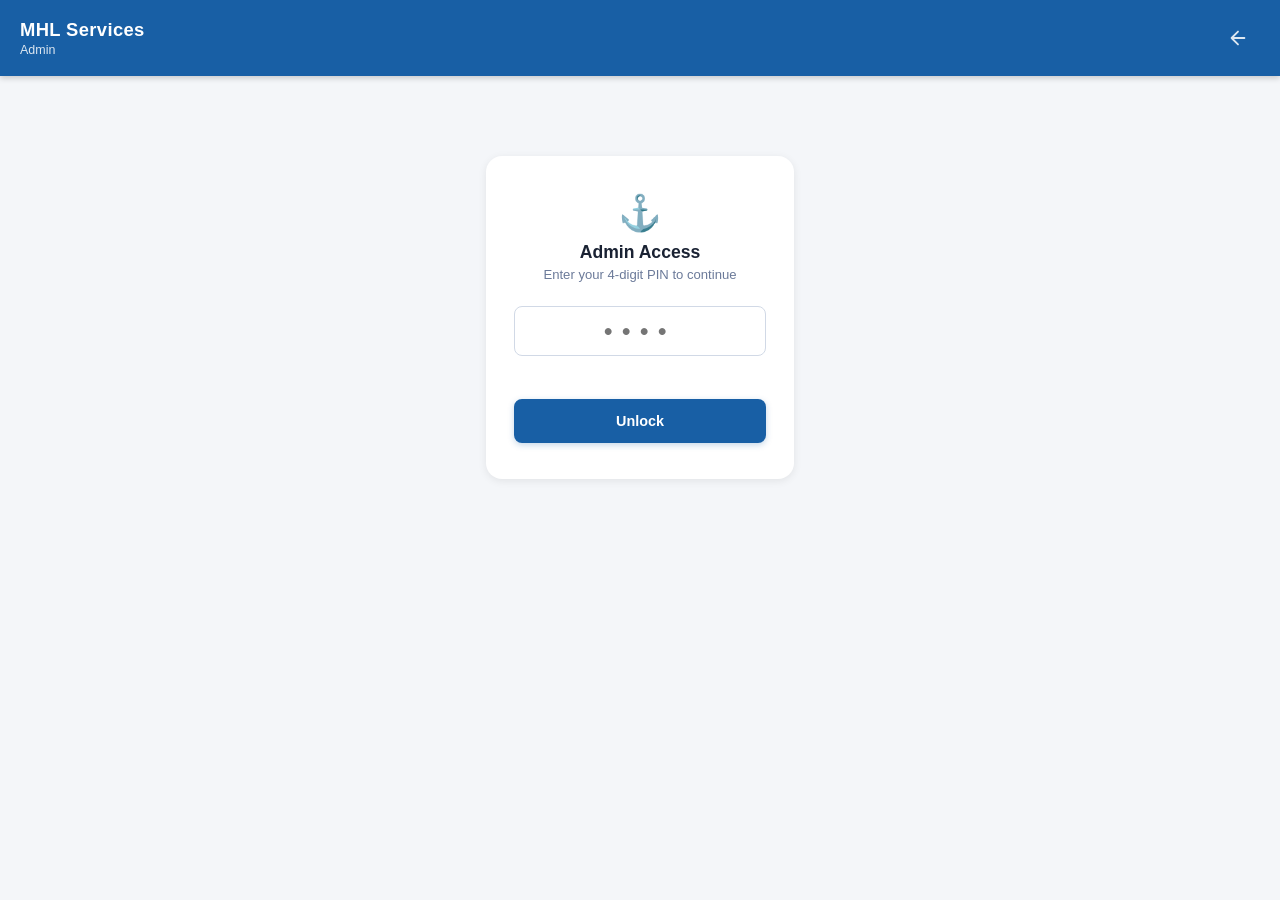
<file: admin.html>
<!DOCTYPE html>
<html lang="en">
<head>
  <meta charset="UTF-8">
  <meta name="viewport" content="width=device-width, initial-scale=1.0, viewport-fit=cover">
  <title>MHL Services — Admin</title>
  <link rel="stylesheet" href="style.css">
  <link rel="manifest" href="manifest-admin.json">
  <meta name="theme-color" content="#185FA5">
  <meta name="apple-mobile-web-app-capable" content="yes">
</head>
<body>

<header class="app-header">
  <div class="header-left">
    <h1>MHL Services</h1>
    <span class="subtitle">Admin</span>
  </div>
  <a href="report.html" class="settings-btn" title="Back to report">
    <svg viewBox="0 0 24 24" fill="none" stroke="currentColor" stroke-width="2" stroke-linecap="round" stroke-linejoin="round">
      <path d="M19 12H5M12 5l-7 7 7 7"/>
    </svg>
  </a>
</header>

<main class="main-content">

  <!-- ── PIN Screen ─────────────────────────────────────── -->
  <div id="pinScreen" class="pin-screen">
    <div class="pin-card">
      <div class="logo">⚓</div>
      <h2>Admin Access</h2>
      <p>Enter your 4-digit PIN to continue</p>

      <div class="pin-input-wrap">
        <input type="password" id="pinInput" inputmode="numeric" pattern="[0-9]*"
               maxlength="4" placeholder="••••" autocomplete="off">
      </div>
      <div id="pinError" class="pin-error"></div>
      <button class="btn btn-primary btn-block" onclick="checkPin()">Unlock</button>
      <div id="lockoutMsg" class="lockout-msg hidden"></div>
    </div>
  </div>

  <!-- ── Admin Content ──────────────────────────────────── -->
  <div id="adminContent" class="admin-content">

    <div class="meta-row">
      <span id="lastUpdated" class="last-updated">Last updated: never</span>
      <button class="btn btn-outline" onclick="logout()" style="min-height:38px; padding:6px 16px; font-size:0.85rem;">Logout</button>
    </div>

    <!-- Vessels -->
    <div class="section-card">
      <div class="section-title">Vessels</div>
      <div class="section-body">
        <div id="vesselList"></div>
        <div class="add-item-row">
          <input type="text" id="newVessel" placeholder="Add vessel name…" maxlength="80">
          <button class="btn btn-primary" onclick="addVessel()" style="white-space:nowrap;">Add</button>
        </div>
      </div>
    </div>

    <!-- Ports -->
    <div class="section-card">
      <div class="section-title">Ports</div>
      <div class="section-body">
        <div id="portList"></div>
        <div class="add-item-row">
          <input type="text" id="newPort" placeholder="Add port (e.g. ABC - City Name)…" maxlength="80">
          <button class="btn btn-primary" onclick="addPort()" style="white-space:nowrap;">Add</button>
        </div>
      </div>
    </div>

    <!-- Save -->
    <button class="btn btn-primary btn-submit" onclick="saveConfig()">
      Save Changes to GitHub
    </button>

  </div>

</main>

<!-- Toast -->
<div id="toast" class="toast"></div>

<script>
// ── GitHub config (fill in before deploying) ───────────────
const GITHUB_USERNAME = 'GITHUB_USERNAME';
const GITHUB_REPO     = 'GITHUB_REPO';
const GITHUB_BRANCH   = 'main';
const CONFIG_PATH     = 'config.json';

// ── PIN config ─────────────────────────────────────────────
const CORRECT_PIN     = '1973';
const MAX_ATTEMPTS    = 3;
const LOCKOUT_MS      = 10 * 60 * 1000; // 10 minutes

// ── State ──────────────────────────────────────────────────
let config    = { vessels: [], ports: [], lastUpdated: null };
let githubSHA = null; // current file SHA for GitHub API update

// ── PIN logic ──────────────────────────────────────────────
function getAttemptState() {
  const raw = localStorage.getItem('mhl_pin_state');
  if (!raw) return { attempts: 0, lockedUntil: 0 };
  return JSON.parse(raw);
}

function saveAttemptState(state) {
  localStorage.setItem('mhl_pin_state', JSON.stringify(state));
}

function checkLockout() {
  const state = getAttemptState();
  if (state.lockedUntil && Date.now() < state.lockedUntil) {
    const remaining = Math.ceil((state.lockedUntil - Date.now()) / 60000);
    showLockout(`Locked — try again in ${remaining} minute${remaining !== 1 ? 's' : ''}`);
    return true;
  }
  return false;
}

function showLockout(msg) {
  document.getElementById('lockoutMsg').textContent = msg;
  document.getElementById('lockoutMsg').classList.remove('hidden');
  document.getElementById('pinInput').disabled = true;
  document.querySelector('#pinScreen .btn-primary').disabled = true;
}

function checkPin() {
  if (checkLockout()) return;

  const input = document.getElementById('pinInput').value.trim();
  const state = getAttemptState();

  if (input === CORRECT_PIN) {
    saveAttemptState({ attempts: 0, lockedUntil: 0 });
    document.getElementById('pinScreen').style.display = 'none';
    document.getElementById('adminContent').classList.add('visible');
    loadConfig();
  } else {
    state.attempts = (state.attempts || 0) + 1;
    const remaining = MAX_ATTEMPTS - state.attempts;

    if (state.attempts >= MAX_ATTEMPTS) {
      state.lockedUntil = Date.now() + LOCKOUT_MS;
      saveAttemptState(state);
      showLockout('Too many attempts — locked for 10 minutes');
      document.getElementById('pinError').textContent = '';
    } else {
      saveAttemptState(state);
      document.getElementById('pinError').textContent =
        `Incorrect PIN. ${remaining} attempt${remaining !== 1 ? 's' : ''} remaining.`;
    }

    document.getElementById('pinInput').value = '';
    document.getElementById('pinInput').classList.add('field-error');
    setTimeout(() => document.getElementById('pinInput').classList.remove('field-error'), 800);
  }
}

// Allow Enter key on PIN input
document.getElementById('pinInput').addEventListener('keydown', e => {
  if (e.key === 'Enter') checkPin();
});

// Check lockout on page load
window.addEventListener('DOMContentLoaded', () => {
  checkLockout();
});

function logout() {
  document.getElementById('adminContent').classList.remove('visible');
  document.getElementById('pinScreen').style.display = '';
  document.getElementById('pinInput').value = '';
  document.getElementById('pinError').textContent = '';
}

// ── Load config ────────────────────────────────────────────
async function loadConfig() {
  try {
    // Fetch with SHA via GitHub API
    const apiUrl = `https://api.github.com/repos/${GITHUB_USERNAME}/${GITHUB_REPO}/contents/${CONFIG_PATH}`;
    if (GITHUB_USERNAME !== 'GITHUB_USERNAME') {
      const res = await fetch(apiUrl);
      const data = await res.json();
      githubSHA = data.sha;
      const decoded = JSON.parse(atob(data.content.replace(/\n/g, '')));
      config = decoded;
    } else {
      // Dev mode: load local file
      const res = await fetch('config.json?t=' + Date.now());
      config = await res.json();
    }
  } catch (e) {
    showToast('Could not load config — using cached version');
    try {
      const res = await fetch('config.json?t=' + Date.now());
      config = await res.json();
    } catch {}
  }
  renderLists();
  renderLastUpdated();
}

// ── Render ─────────────────────────────────────────────────
function renderLists() {
  renderList('vesselList', config.vessels, 'vessel');
  renderList('portList',   config.ports,   'port');
}

function renderList(containerId, items, type) {
  const container = document.getElementById(containerId);
  if (!items || items.length === 0) {
    container.innerHTML = '<p style="color:var(--muted);font-size:0.85rem;padding:8px 0;">No items yet.</p>';
    return;
  }
  container.innerHTML = items.map((item, i) => `
    <div class="list-item">
      <span class="item-name">${escHtml(item)}</span>
      <button class="btn btn-danger" onclick="removeItem('${type}', ${i})" style="min-height:34px;min-width:34px;">✕</button>
    </div>
  `).join('');
}

function renderLastUpdated() {
  const el = document.getElementById('lastUpdated');
  if (config.lastUpdated) {
    const d = new Date(config.lastUpdated);
    el.textContent = `Last updated: ${d.toLocaleString()}`;
  } else {
    el.textContent = 'Last updated: never';
  }
}

function escHtml(str) {
  return str.replace(/&/g,'&amp;').replace(/</g,'&lt;').replace(/>/g,'&gt;').replace(/"/g,'&quot;');
}

// ── Edit items ─────────────────────────────────────────────
function removeItem(type, index) {
  if (type === 'vessel') config.vessels.splice(index, 1);
  else                   config.ports.splice(index, 1);
  renderLists();
}

function addVessel() {
  const input = document.getElementById('newVessel');
  const val = input.value.trim();
  if (!val) { showToast('Enter a vessel name first'); return; }
  if (config.vessels.includes(val)) { showToast('Already in list'); return; }
  config.vessels.push(val);
  input.value = '';
  renderLists();
}

function addPort() {
  const input = document.getElementById('newPort');
  const val = input.value.trim();
  if (!val) { showToast('Enter a port name first'); return; }
  if (config.ports.includes(val)) { showToast('Already in list'); return; }
  config.ports.push(val);
  input.value = '';
  renderLists();
}

// Allow Enter on add inputs
document.getElementById('newVessel').addEventListener('keydown', e => { if (e.key === 'Enter') addVessel(); });
document.getElementById('newPort').addEventListener('keydown',   e => { if (e.key === 'Enter') addPort(); });

// ── Save to GitHub ─────────────────────────────────────────
async function saveConfig() {
  config.lastUpdated = new Date().toISOString();

  if (GITHUB_USERNAME === 'GITHUB_USERNAME') {
    // Dev mode
    console.log('Config to save (dev mode):', JSON.stringify(config, null, 2));
    showToast('Dev mode: config logged to console (GitHub not configured)');
    renderLastUpdated();
    return;
  }

  const token = prompt('Enter your GitHub Personal Access Token (repo scope):');
  if (!token) { showToast('Cancelled'); return; }

  const content = btoa(unescape(encodeURIComponent(JSON.stringify(config, null, 2) + '\n')));
  const apiUrl  = `https://api.github.com/repos/${GITHUB_USERNAME}/${GITHUB_REPO}/contents/${CONFIG_PATH}`;

  const body = {
    message: 'Update config.json via admin panel',
    content,
    branch: GITHUB_BRANCH,
  };
  if (githubSHA) body.sha = githubSHA;

  try {
    const res = await fetch(apiUrl, {
      method: 'PUT',
      headers: {
        Authorization: `token ${token}`,
        'Content-Type': 'application/json',
      },
      body: JSON.stringify(body),
    });

    if (!res.ok) {
      const err = await res.json();
      throw new Error(err.message || 'GitHub API error');
    }

    const data = await res.json();
    githubSHA = data.content.sha;
    showToast('Config saved to GitHub successfully');
    renderLastUpdated();
  } catch (err) {
    showToast('Save failed: ' + err.message);
    console.error(err);
  }
}

// ── Toast ──────────────────────────────────────────────────
function showToast(msg) {
  const t = document.getElementById('toast');
  t.textContent = msg;
  t.classList.add('show');
  setTimeout(() => t.classList.remove('show'), 3500);
}
</script>
</body>
</html>
</file>
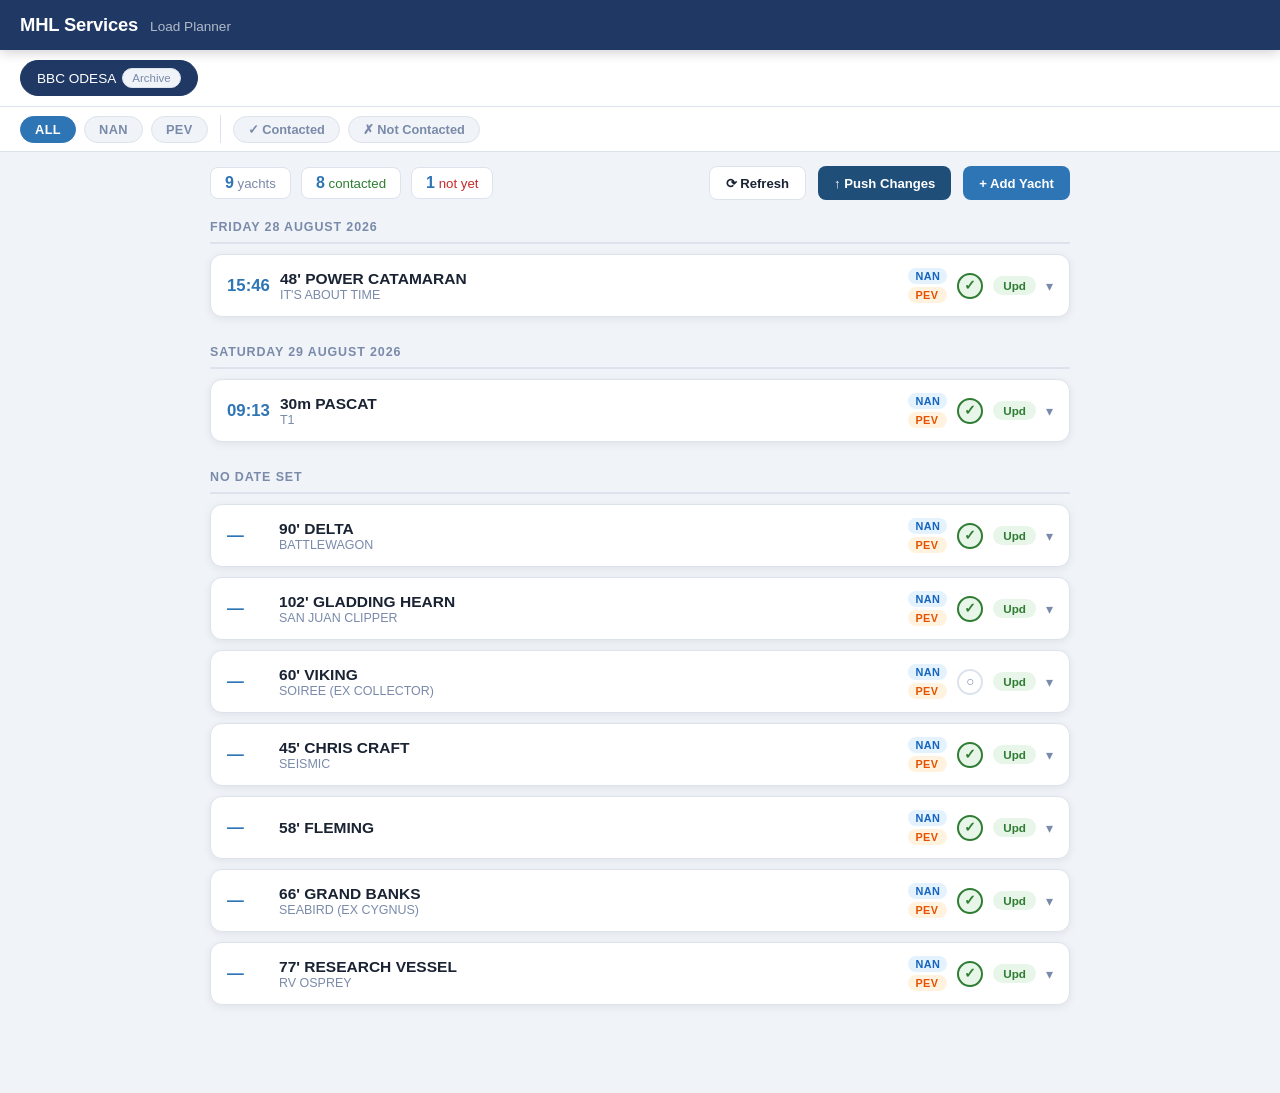
<file: loadplanner.html>
<!DOCTYPE html>
<html lang="en">
<head>
  <meta charset="UTF-8">
  <meta name="viewport" content="width=device-width, initial-scale=1.0">
  <meta http-equiv="Cache-Control" content="no-cache, no-store, must-revalidate">
  <meta http-equiv="Pragma" content="no-cache">
  <meta http-equiv="Expires" content="0">
  <link rel="manifest" href="./manifest.json">
  <link rel="apple-touch-icon" href="./icon-180.png">
  <meta name="apple-mobile-web-app-capable" content="yes">
  <meta name="apple-mobile-web-app-status-bar-style" content="black-translucent">
  <meta name="apple-mobile-web-app-title" content="MHL Planner">
  <meta name="theme-color" content="#1F3864">
  <title>MHL Services — Load Planner</title>
  <style>
    /* ── CSS Variables / Base ── */
    :root {
      --bg:      #f0f4f8;
      --card:    #ffffff;
      --border:  #dde3ec;
      --text:    #1a2333;
      --muted:   #7a8aaa;
      --accent:  #2E75B6;
      --dark:    #1F3864;
      --radius:  12px;
      --shadow:  0 2px 8px rgba(0,0,0,0.07);
      --danger:  #c62828;
    }

    *, *::before, *::after { box-sizing: border-box; }

    body {
      margin: 0;
      font-family: -apple-system, BlinkMacSystemFont, 'Segoe UI', Roboto, sans-serif;
      background: var(--bg);
      color: var(--text);
      min-height: 100vh;
    }

    /* ── Header ── */
    .app-header {
      background: var(--dark);
      color: #fff;
      padding: 14px 20px;
      display: flex;
      align-items: center;
      justify-content: space-between;
      position: sticky;
      top: 0;
      z-index: 100;
      box-shadow: 0 2px 12px rgba(0,0,0,0.2);
    }

    .header-left { display: flex; align-items: baseline; gap: 12px; }
    .app-header h1 { margin: 0; font-size: 1.15rem; font-weight: 700; letter-spacing: -0.01em; }
    .app-header .subtitle {
      font-size: 0.85rem;
      opacity: 0.65;
      font-weight: 400;
    }

    /* ── Vessel selector bar ── */
    .vessel-bar {
      background: var(--card);
      border-bottom: 1px solid var(--border);
      padding: 10px 20px;
      display: flex;
      align-items: center;
      gap: 8px;
      overflow-x: auto;
      -webkit-overflow-scrolling: touch;
      scrollbar-width: none;
    }
    .vessel-bar::-webkit-scrollbar { display: none; }

    .vessel-pill {
      display: inline-flex;
      align-items: center;
      gap: 6px;
      padding: 7px 16px;
      border-radius: 20px;
      border: 1.5px solid var(--border);
      background: var(--bg);
      color: var(--muted);
      font-size: 0.85rem;
      font-weight: 500;
      cursor: pointer;
      white-space: nowrap;
      transition: all 0.15s;
      user-select: none;
    }
    .vessel-pill:hover { border-color: var(--accent); color: var(--accent); }
    .vessel-pill.active {
      background: var(--dark);
      border-color: var(--dark);
      color: #fff;
    }
    .vessel-pill.archived-pill {
      opacity: 0.6;
      font-style: italic;
    }

    .btn-archive-vessel {
      font-size: 0.72rem;
      padding: 3px 9px;
      border-radius: 10px;
      border: 1px solid var(--border);
      background: var(--bg);
      color: var(--muted);
      cursor: pointer;
      white-space: nowrap;
      transition: all 0.15s;
    }
    .btn-archive-vessel:hover { background: #fce8e6; color: var(--danger); border-color: #f5c2be; }

    .vessel-bar-divider {
      width: 1px;
      height: 28px;
      background: var(--border);
      flex-shrink: 0;
      margin: 0 4px;
    }

    .show-archived-toggle {
      font-size: 0.78rem;
      padding: 5px 12px;
      border-radius: 12px;
      border: 1px dashed var(--border);
      background: transparent;
      color: var(--muted);
      cursor: pointer;
      white-space: nowrap;
      flex-shrink: 0;
      transition: all 0.15s;
    }
    .show-archived-toggle:hover { border-color: var(--accent); color: var(--accent); }
    .show-archived-toggle.active { border-color: var(--accent); color: var(--accent); background: rgba(46,117,182,0.07); }

    /* ── Port filter bar ── */
    .port-bar {
      background: var(--card);
      border-bottom: 1px solid var(--border);
      padding: 8px 20px;
      display: flex;
      align-items: center;
      gap: 8px;
      overflow-x: auto;
      -webkit-overflow-scrolling: touch;
      scrollbar-width: none;
    }
    .port-bar::-webkit-scrollbar { display: none; }
    .port-bar.hidden { display: none; }

    .port-pill {
      padding: 5px 14px;
      border-radius: 14px;
      border: 1.5px solid var(--border);
      background: var(--bg);
      color: var(--muted);
      font-size: 0.8rem;
      font-weight: 600;
      cursor: pointer;
      white-space: nowrap;
      letter-spacing: 0.03em;
      transition: all 0.15s;
      user-select: none;
    }
    .port-pill:hover { border-color: var(--accent); color: var(--accent); }
    .port-pill.active {
      background: var(--accent);
      border-color: var(--accent);
      color: #fff;
    }

    /* ── Toolbar ── */
    .lp-toolbar {
      display: flex;
      align-items: center;
      gap: 12px;
      padding: 14px 20px 8px;
      flex-wrap: wrap;
      max-width: 900px;
      margin: 0 auto;
    }

    .lp-summary {
      display: flex;
      gap: 10px;
      flex: 1;
      flex-wrap: wrap;
    }

    .summary-chip {
      background: var(--card);
      border: 1px solid var(--border);
      border-radius: 8px;
      padding: 6px 14px;
      font-size: 0.83rem;
      color: var(--muted);
    }
    .summary-chip strong { color: var(--accent); font-size: 1rem; }

    .btn {
      display: inline-flex;
      align-items: center;
      gap: 6px;
      padding: 9px 18px;
      border-radius: 8px;
      border: none;
      font-size: 0.88rem;
      font-family: inherit;
      font-weight: 600;
      cursor: pointer;
      transition: background 0.15s, opacity 0.15s;
      text-decoration: none;
      white-space: nowrap;
    }

    .btn-primary { background: var(--accent); color: #fff; }
    .btn-primary:hover { background: #1a5fa0; }

    .btn-outline {
      background: var(--card);
      color: var(--text);
      border: 1px solid var(--border);
    }
    .btn-outline:hover { border-color: var(--accent); color: var(--accent); }

    .btn-push { background: #1F4E79; color: #fff; }
    .btn-push:hover { background: #163a5a; }
    .btn-push:disabled { opacity: 0.6; cursor: not-allowed; }
    .btn-push.success { background: #2e7d32; }
    .btn-push.error   { background: #c62828; }

    .btn-sm { font-size: 0.82rem; padding: 7px 16px; min-height: 34px; }

    .btn-danger {
      background: #fce8e6;
      color: var(--danger);
      border: 1px solid #f5c2be;
    }
    .btn-danger:hover { background: var(--danger); color: #fff; }

    /* ── Main body ── */
    .lp-body {
      max-width: 900px;
      margin: 0 auto;
      padding: 12px 20px 60px;
    }

    /* ── Section headers (LOAD / DISCHARGE) ── */
    .port-section { margin-bottom: 28px; }

    .port-section-header {
      display: flex;
      align-items: center;
      gap: 10px;
      font-size: 0.75rem;
      font-weight: 700;
      text-transform: uppercase;
      letter-spacing: 0.08em;
      padding: 8px 14px;
      border-radius: 8px;
      margin-bottom: 10px;
    }
    .port-section-header.load-header {
      background: #e3f2fd;
      color: #1565c0;
      border-left: 4px solid #1565c0;
    }
    .port-section-header.discharge-header {
      background: #fff3e0;
      color: #e65100;
      border-left: 4px solid #e65100;
    }

    /* ── Role bar (LOADING / DISCHARGING) ── */
    .card-role-bar {
      font-size: 0.62rem;
      font-weight: 800;
      letter-spacing: 0.1em;
      text-transform: uppercase;
      padding: 3px 16px;
    }
    .card-role-loading    { background: #e3f2fd; color: #1565c0; border-bottom: 1px solid #bbdefb; }
    .card-role-discharging{ background: #fff3e0; color: #e65100; border-bottom: 1px solid #ffe0b2; }

    /* ── Day group ── */
    .day-group { margin-bottom: 28px; }

    .day-header {
      font-size: 0.78rem;
      font-weight: 700;
      color: var(--muted);
      text-transform: uppercase;
      letter-spacing: 0.07em;
      padding-bottom: 8px;
      margin-bottom: 10px;
      border-bottom: 2px solid var(--border);
    }

    /* ── Yacht card ── */
    .yacht-card {
      background: var(--card);
      border: 1px solid var(--border);
      border-radius: var(--radius);
      box-shadow: var(--shadow);
      margin-bottom: 10px;
      overflow: hidden;
      transition: box-shadow 0.15s;
    }
    .yacht-card:hover { box-shadow: 0 4px 18px rgba(0,0,0,0.11); }

    .yacht-card-header {
      display: flex;
      align-items: center;
      gap: 10px;
      padding: 13px 16px;
      cursor: pointer;
      user-select: none;
    }

    .yacht-name-wrap {
      flex: 1;
      display: flex;
      flex-direction: column;
      min-width: 0;
    }

    .yacht-make {
      font-weight: 700;
      font-size: 0.97rem;
      color: var(--text);
      white-space: nowrap;
      overflow: hidden;
      text-overflow: ellipsis;
    }

    .yacht-name {
      font-weight: 400;
      font-size: 0.78rem;
      color: var(--muted);
      white-space: nowrap;
      overflow: hidden;
      text-overflow: ellipsis;
    }

    .yacht-time {
      font-size: 1.05rem;
      font-weight: 700;
      color: var(--accent);
      min-width: 50px;
      flex-shrink: 0;
      cursor: pointer;
      border-radius: 6px;
      padding: 2px 4px;
      margin: -2px -4px;
      transition: background 0.15s;
    }
    .yacht-time:hover { background: rgba(46,117,182,0.1); }
    .yacht-time-tbd { color: var(--muted); font-weight: 400; font-size: 0.9rem; }

    .yacht-time-input {
      font-size: 1.05rem;
      font-weight: 700;
      color: var(--accent);
      border: 2px solid var(--accent);
      border-radius: 6px;
      padding: 1px 4px;
      width: 72px;
      flex-shrink: 0;
      background: var(--card);
      font-family: inherit;
    }

    .group-badge {
      display: inline-flex;
      align-items: center;
      justify-content: center;
      width: 22px;
      height: 22px;
      border-radius: 50%;
      background: var(--accent);
      color: #fff;
      font-size: 0.7rem;
      font-weight: 700;
      flex-shrink: 0;
    }

    /* Port badges in ALL view */
    .port-badge {
      font-size: 0.68rem;
      font-weight: 700;
      padding: 2px 7px;
      border-radius: 10px;
      letter-spacing: 0.04em;
      white-space: nowrap;
      display: block;
    }
    .port-badge-load  { background: #e3f2fd; color: #1565c0; }
    .port-badge-disch { background: #fff3e0; color: #e65100; }

    .port-badges-stack {
      display: flex;
      flex-direction: column;
      gap: 3px;
      flex-shrink: 0;
    }

    /* ── Contact toggle button ── */
    .contact-btn {
      display: inline-flex;
      align-items: center;
      justify-content: center;
      width: 26px;
      height: 26px;
      border-radius: 50%;
      border: 2px solid var(--border);
      background: transparent;
      color: var(--muted);
      font-size: 0.85rem;
      cursor: pointer;
      flex-shrink: 0;
      transition: all 0.15s;
      user-select: none;
      line-height: 1;
    }
    .contact-btn:hover { border-color: #2e7d32; color: #2e7d32; }
    .contact-btn.contacted {
      border-color: #2e7d32;
      background: #e8f5e9;
      color: #2e7d32;
      font-weight: 700;
    }

    /* Contact filter pills (appended to port bar) */
    .contact-pill {
      padding: 5px 14px;
      border-radius: 14px;
      border: 1.5px solid var(--border);
      background: var(--bg);
      color: var(--muted);
      font-size: 0.8rem;
      font-weight: 600;
      cursor: pointer;
      white-space: nowrap;
      transition: all 0.15s;
      user-select: none;
    }
    .contact-pill:hover { border-color: #2e7d32; color: #2e7d32; }
    .contact-pill.active-yes { background: #2e7d32; border-color: #2e7d32; color: #fff; }
    .contact-pill.active-no  { background: #c62828; border-color: #c62828; color: #fff; }

    /* Team sub-header within a day group */
    .team-group { margin-bottom: 12px; }
    .team-header {
      font-size: 0.7rem;
      font-weight: 700;
      color: var(--accent);
      text-transform: uppercase;
      letter-spacing: 0.07em;
      padding: 3px 10px;
      background: rgba(46,117,182,0.08);
      border-radius: 6px;
      margin-bottom: 6px;
      display: inline-block;
    }

    /* Status badges */
    .badge {
      font-size: 0.73rem;
      font-weight: 600;
      padding: 3px 10px;
      border-radius: 20px;
      text-transform: capitalize;
      white-space: nowrap;
      flex-shrink: 0;
      cursor: pointer;
      user-select: none;
    }
    .badge:hover { opacity: 0.82; }

    .badge-updated      { background: #e8f5e9; color: #2e7d32; }
    .badge-new-schedule { background: #fff3e0; color: #e65100; }
    .badge-loaded       { background: #1F4E79; color: #ffffff; }
    .badge-delayed      { background: #fff9c4; color: #f57f17; }
    .badge-cancelled    { background: #fce8e6; color: #d93025; }

    /* Inline status picker */
    .status-picker {
      position: fixed;
      background: var(--card);
      border: 1px solid var(--border);
      border-radius: 10px;
      box-shadow: 0 6px 24px rgba(0,0,0,0.18);
      z-index: 900;
      overflow: hidden;
      min-width: 150px;
    }
    .status-picker button {
      display: block;
      width: 100%;
      padding: 11px 16px;
      border: none;
      background: none;
      text-align: left;
      cursor: pointer;
      font-size: 0.88rem;
      font-family: inherit;
      color: var(--text);
      border-bottom: 1px solid var(--border);
    }
    .status-picker button:last-child { border-bottom: none; }
    .status-picker button:hover { background: var(--bg); }

    .chevron {
      color: var(--muted);
      font-size: 0.85rem;
      transition: transform 0.2s;
      flex-shrink: 0;
    }
    .yacht-card.open .chevron { transform: rotate(180deg); }

    /* Expanded detail section */
    .yacht-details {
      display: none;
      padding: 4px 16px 16px;
      border-top: 1px solid var(--border);
    }
    .yacht-card.open .yacht-details { display: block; }

    .captain-highlight {
      display: flex;
      flex-direction: column;
      gap: 4px;
      padding: 10px 14px;
      border-radius: 8px;
      margin-top: 12px;
      margin-bottom: 4px;
    }
    .captain-highlight.load-captain { background: #e3f2fd; border-left: 3px solid #1565c0; }
    .captain-highlight.disch-captain { background: #fff3e0; border-left: 3px solid #e65100; }

    .captain-highlight .cap-label {
      font-size: 0.68rem;
      font-weight: 700;
      text-transform: uppercase;
      letter-spacing: 0.06em;
      color: var(--muted);
      margin-bottom: 2px;
    }
    .captain-highlight .cap-name { font-size: 0.95rem; font-weight: 700; color: var(--text); }
    .captain-highlight .cap-phone { font-size: 0.85rem; color: var(--accent); }

    .details-grid {
      display: grid;
      grid-template-columns: repeat(auto-fill, minmax(190px, 1fr));
      gap: 10px 20px;
      padding-top: 14px;
    }

    .detail-item label {
      font-size: 0.7rem;
      font-weight: 700;
      color: var(--muted);
      text-transform: uppercase;
      letter-spacing: 0.05em;
      display: block;
      margin-bottom: 2px;
    }
    .detail-item span { font-size: 0.88rem; color: var(--text); word-break: break-word; }

    .notes-row {
      margin-top: 12px;
      padding-top: 12px;
      border-top: 1px solid var(--border);
    }
    .notes-row label {
      font-size: 0.7rem;
      font-weight: 700;
      color: var(--muted);
      text-transform: uppercase;
      letter-spacing: 0.05em;
      display: block;
      margin-bottom: 4px;
    }
    .notes-row p { margin: 0; font-size: 0.88rem; color: var(--text); font-style: italic; }

    .card-actions {
      display: flex;
      gap: 8px;
      margin-top: 14px;
      padding-top: 12px;
      border-top: 1px solid var(--border);
    }

    /* Empty state */
    .empty-state {
      text-align: center;
      padding: 70px 20px;
      color: var(--muted);
    }
    .empty-state svg { opacity: 0.25; margin-bottom: 14px; display: block; margin-left: auto; margin-right: auto; }
    .empty-state p { margin: 0 0 20px; font-size: 1rem; }

    /* ── Token modal ── */
    .token-modal-overlay {
      display: none;
      position: fixed;
      inset: 0;
      background: rgba(10,20,40,0.55);
      z-index: 2000;
      align-items: center;
      justify-content: center;
      padding: 20px;
    }
    .token-modal-overlay.open { display: flex; }
    .token-modal {
      background: var(--card);
      border-radius: var(--radius);
      box-shadow: 0 12px 40px rgba(0,0,0,0.25);
      width: min(440px, 100%);
      padding: 24px;
    }
    .token-modal h3 { margin: 0 0 8px; font-size: 1rem; }
    .token-modal p  { margin: 0 0 14px; font-size: 0.85rem; color: var(--muted); line-height: 1.5; }
    .token-modal input {
      width: 100%;
      padding: 9px 12px;
      border: 1px solid var(--border);
      border-radius: 8px;
      font-size: 0.88rem;
      font-family: monospace;
      box-sizing: border-box;
      margin-bottom: 14px;
      background: var(--bg);
      color: var(--text);
    }
    .token-modal-actions { display: flex; gap: 8px; justify-content: flex-end; }

    /* ── Add/Edit Modal ── */
    .modal-overlay {
      display: none;
      position: fixed;
      inset: 0;
      background: rgba(10,20,40,0.45);
      z-index: 1000;
      align-items: center;
      justify-content: center;
      padding: 16px;
    }
    .modal-overlay.open { display: flex; }

    .modal {
      background: var(--card);
      border-radius: var(--radius);
      box-shadow: 0 12px 40px rgba(0,0,0,0.22);
      width: min(620px, 100%);
      max-height: 92vh;
      overflow-y: auto;
      padding: 26px;
    }

    .modal-header {
      display: flex;
      align-items: center;
      justify-content: space-between;
      margin-bottom: 20px;
    }
    .modal-header h3 { margin: 0; font-size: 1.1rem; color: var(--text); }

    .modal-close {
      background: none;
      border: none;
      cursor: pointer;
      color: var(--muted);
      font-size: 1.4rem;
      line-height: 1;
      padding: 4px 8px;
      border-radius: 6px;
    }
    .modal-close:hover { background: var(--bg); color: var(--text); }

    .section-label {
      font-size: 0.72rem;
      font-weight: 700;
      color: var(--accent);
      text-transform: uppercase;
      letter-spacing: 0.06em;
      margin: 16px 0 10px;
      padding-bottom: 5px;
      border-bottom: 1px solid var(--border);
    }

    .form-row {
      display: grid;
      grid-template-columns: 1fr 1fr;
      gap: 12px;
    }

    .form-group { display: flex; flex-direction: column; }
    .form-group.full { grid-column: 1 / -1; }

    .form-group label {
      font-size: 0.73rem;
      font-weight: 600;
      color: var(--muted);
      text-transform: uppercase;
      letter-spacing: 0.04em;
      margin-bottom: 5px;
    }

    .form-group input,
    .form-group select,
    .form-group textarea {
      padding: 9px 12px;
      border: 1px solid var(--border);
      border-radius: 8px;
      font-size: 0.91rem;
      font-family: inherit;
      color: var(--text);
      background: var(--bg);
      transition: border-color 0.15s, box-shadow 0.15s;
    }
    .form-group input:focus,
    .form-group select:focus,
    .form-group textarea:focus {
      outline: none;
      border-color: var(--accent);
      box-shadow: 0 0 0 3px rgba(46,117,182,0.12);
    }
    .form-group textarea { resize: vertical; min-height: 74px; }

    .modal-actions {
      display: flex;
      gap: 10px;
      justify-content: flex-end;
      margin-top: 22px;
      padding-top: 16px;
      border-top: 1px solid var(--border);
    }

    @media (max-width: 500px) {
      .form-row { grid-template-columns: 1fr; }
      .form-group.full { grid-column: 1; }
    }
  </style>
</head>
<body>

<header class="app-header">
  <div class="header-left">
    <h1>MHL Services</h1>
    <span class="subtitle">Load Planner</span>
  </div>
</header>

<!-- Vessel selector bar -->
<div class="vessel-bar" id="vesselBar"></div>

<!-- Port filter bar -->
<div class="port-bar hidden" id="portBar"></div>

<!-- Toolbar -->
<div class="lp-toolbar">
  <div class="lp-summary" id="summaryBar"></div>
  <button class="btn btn-outline btn-sm" id="refreshBtn" onclick="refreshData()" title="Reload latest data from server">&#x27F3; Refresh</button>
  <button class="btn btn-push btn-sm" id="pushBtn" onclick="pushToGitHub()">&#x2191; Push Changes</button>
  <button class="btn btn-primary btn-sm" onclick="openModal()">+ Add Yacht</button>
</div>

<!-- Token setup modal -->
<div class="token-modal-overlay" id="tokenOverlay">
  <div class="token-modal">
    <h3>GitHub Token</h3>
    <p>Enter your GitHub Personal Access Token to enable pushing changes from this device. It will be saved locally and never leave your browser.</p>
    <input type="password" id="tokenInput" placeholder="ghp_xxxxxxxxxxxxxxxxxxxx" autocomplete="off">
    <div class="token-modal-actions">
      <button class="btn btn-outline btn-sm" onclick="closeTokenModal()">Cancel</button>
      <button class="btn btn-primary btn-sm" onclick="saveToken()">Save &amp; Push</button>
    </div>
  </div>
</div>

<div class="lp-body">
  <div id="schedule"></div>
</div>

<!-- Add / Edit Modal -->
<div class="modal-overlay" id="modalOverlay" onclick="handleOverlayClick(event)">
  <div class="modal">
    <div class="modal-header">
      <h3 id="modalTitle">Add Yacht</h3>
      <button class="modal-close" onclick="closeModal()" title="Close">&times;</button>
    </div>

    <div class="section-label">Vessel</div>
    <div class="form-row">
      <div class="form-group full">
        <label>Vessel *</label>
        <select id="f-vessel"></select>
      </div>
    </div>

    <div class="section-label">Scheduling</div>
    <div class="form-row">
      <div class="form-group">
        <label>Make / Type *</label>
        <input type="text" id="f-make" placeholder="e.g. 72' PRINCESS">
      </div>
      <div class="form-group">
        <label>Yacht Name *</label>
        <input type="text" id="f-name" placeholder="e.g. VENTURE II">
      </div>
      <div class="form-group">
        <label>Load Port *</label>
        <input type="text" id="f-loadPort" placeholder="e.g. PEV">
      </div>
      <div class="form-group">
        <label>Discharge Port *</label>
        <input type="text" id="f-dischPort" placeholder="e.g. SAR">
      </div>
      <div class="form-group">
        <label>Date *</label>
        <input type="date" id="f-date">
      </div>
      <div class="form-group">
        <label>Time *</label>
        <input type="time" id="f-time">
      </div>
      <div class="form-group">
        <label>Team</label>
        <input type="text" id="f-group" placeholder="e.g. 1">
      </div>
      <div class="form-group">
        <label>Berth</label>
        <input type="text" id="f-berth" placeholder="e.g. Hold 2 Port">
      </div>
      <div class="form-group">
        <label>Status</label>
        <select id="f-status">
          <option value="updated">Updated</option>
          <option value="new-schedule">New Schedule</option>
          <option value="loaded">Loaded</option>
          <option value="delayed">Delayed</option>
          <option value="cancelled">Cancelled</option>
        </select>
      </div>
    </div>

    <div class="section-label">Load Captain</div>
    <div class="form-row">
      <div class="form-group">
        <label>Captain Name</label>
        <input type="text" id="f-captain" placeholder="Full name">
      </div>
      <div class="form-group">
        <label>Captain Phone</label>
        <input type="text" id="f-phone" placeholder="+1 555 000 0000">
      </div>
      <div class="form-group full">
        <label>Captain Email</label>
        <input type="email" id="f-email" placeholder="captain@example.com">
      </div>
    </div>

    <div class="section-label">Discharge Captain</div>
    <div class="form-row">
      <div class="form-group">
        <label>Discharge Captain Name</label>
        <input type="text" id="f-dischCaptain" placeholder="Full name">
      </div>
      <div class="form-group">
        <label>Discharge Captain Phone</label>
        <input type="text" id="f-dischPhone" placeholder="+1 555 000 0000">
      </div>
    </div>

    <div class="section-label">Discharge Schedule</div>
    <div class="form-row">
      <div class="form-group">
        <label>Discharge Date</label>
        <input type="date" id="f-dischDate">
      </div>
      <div class="form-group">
        <label>Discharge Time</label>
        <input type="time" id="f-dischTime">
      </div>
    </div>

    <div class="section-label">Agent</div>
    <div class="form-row">
      <div class="form-group">
        <label>Agent / Company</label>
        <input type="text" id="f-agent" placeholder="Agent name or company">
      </div>
      <div class="form-group">
        <label>Agent Phone</label>
        <input type="text" id="f-agentPhone" placeholder="+44 7700 000000">
      </div>
    </div>

    <div class="section-label">Notes</div>
    <div class="form-row">
      <div class="form-group full">
        <label>Notes</label>
        <textarea id="f-notes" placeholder="Special instructions, requirements, or notes..."></textarea>
      </div>
    </div>

    <div class="modal-actions">
      <button class="btn btn-outline btn-sm" onclick="closeModal()">Cancel</button>
      <button class="btn btn-primary btn-sm" onclick="saveYacht()">Save Yacht</button>
    </div>
  </div>
</div>

<script>
  // ── Constants ────────────────────────────────────────────────────────────────
  const STORAGE_KEY   = 'mhl-lp-yachts';
  const OVERRIDES_KEY = 'mhl-lp-overrides';
  const ARCHIVED_KEY  = 'mhl-lp-archived';
  const TOKEN_KEY     = 'mhl-lp-gh-token';

  const GH_OWNER  = 'oliverbid';
  const GH_REPO   = 'mhl-pwa';
  const GH_FILE   = 'yachts.json';
  const GH_BRANCH = 'main';

  // ── Global state ─────────────────────────────────────────────────────────────
  let data = { vessels: [] };  // full {vessels:[...]} object
  let activeVesselId = null;
  let activePort = 'ALL';
  let contactFilter = 'ALL'; // 'ALL' | 'contacted' | 'not-contacted'
  let showArchived = false;
  let editingId = null;
  let editingVesselId = null; // vessel the yacht being edited belongs to

  // ── Overrides (local edits that haven't been pushed) ─────────────────────────
  function getOverrides() {
    try { return JSON.parse(localStorage.getItem(OVERRIDES_KEY)) || {}; }
    catch(e) { return {}; }
  }

  function setOverride(id, fields) {
    const ov = getOverrides();
    ov[id] = { ...(ov[id] || {}), ...fields };
    localStorage.setItem(OVERRIDES_KEY, JSON.stringify(ov));
  }

  function clearOverrides() {
    localStorage.removeItem(OVERRIDES_KEY);
  }

  function getArchivedIds() {
    try { return JSON.parse(localStorage.getItem(ARCHIVED_KEY)) || []; }
    catch(e) { return []; }
  }

  function addArchivedId(vesselId) {
    const ids = getArchivedIds();
    if (!ids.includes(vesselId)) ids.push(vesselId);
    localStorage.setItem(ARCHIVED_KEY, JSON.stringify(ids));
  }

  // Apply per-yacht overrides to a vessel's yachts array
  function applyOverrides(yachts) {
    const ov = getOverrides();
    return yachts.map(y => ov[y.id] ? { ...y, ...ov[y.id] } : y);
  }

  // Apply archived-vessel overrides to vessel list
  function applyArchivedOverrides(vessels) {
    const archivedIds = getArchivedIds();
    return vessels.map(v => archivedIds.includes(v.id) ? { ...v, archived: true } : v);
  }

  // ── Data loading ─────────────────────────────────────────────────────────────
  async function loadData() {
    try {
      const resp = await fetch('./yachts.json?_=' + Date.now());
      if (resp.ok) {
        const fresh = await resp.json();
        // Handle both old flat array format and new {vessels:[...]} format
        let parsed;
        if (Array.isArray(fresh)) {
          // Legacy format: wrap in a default vessel
          parsed = {
            vessels: [{
              id: 'default',
              name: 'Vessel',
              archived: false,
              yachts: fresh
            }]
          };
        } else {
          parsed = fresh;
        }

        // Apply overrides
        parsed.vessels = applyArchivedOverrides(parsed.vessels).map(v => ({
          ...v,
          yachts: applyOverrides(v.yachts || [])
        }));

        data = parsed;
        localStorage.setItem(STORAGE_KEY, JSON.stringify(data));
        return;
      }
    } catch(e) {}
    // Offline fallback
    try {
      const stored = JSON.parse(localStorage.getItem(STORAGE_KEY));
      if (stored) {
        if (Array.isArray(stored)) {
          data = { vessels: [{ id: 'default', name: 'Vessel', archived: false, yachts: stored }] };
        } else {
          data = stored;
        }
      } else {
        data = { vessels: [] };
      }
    } catch(e) { data = { vessels: [] }; }
  }

  function saveData() {
    localStorage.setItem(STORAGE_KEY, JSON.stringify(data));
  }

  // ── Helpers ──────────────────────────────────────────────────────────────────
  const esc = s => (s || '').replace(/&/g,'&amp;').replace(/</g,'&lt;').replace(/>/g,'&gt;').replace(/"/g,'&quot;');

  function formatDate(d) {
    const dt = new Date(d + 'T00:00:00');
    return dt.toLocaleDateString('en-GB', {
      weekday: 'long', day: 'numeric', month: 'long', year: 'numeric'
    });
  }

  function badgeClass(status) {
    const map = {
      'updated':      'badge-updated',
      'new-schedule': 'badge-new-schedule',
      'loaded':       'badge-loaded',
      'delayed':      'badge-delayed',
      'cancelled':    'badge-cancelled',
      'scheduled':    'badge-updated',
      'complete':     'badge-loaded',
      'loading':      'badge-new-schedule',
      'pending':      'badge-delayed',
    };
    return map[(status || '').toLowerCase()] || 'badge-updated';
  }

  function badgeLabel(status) {
    const map = {
      'updated':      'Updated',
      'new-schedule': 'New Schedule',
      'loaded':       'Loaded',
      'delayed':      'Delayed',
      'cancelled':    'Cancelled',
      'scheduled':    'Updated',
      'complete':     'Loaded',
      'loading':      'New Schedule',
      'pending':      'Delayed',
    };
    return map[(status || '').toLowerCase()] || 'Updated';
  }

  function badgeShortLabel(status) {
    const map = {
      'updated':      'Upd',
      'new-schedule': 'New Sch',
      'loaded':       'Loaded',
      'delayed':      'Delay',
      'cancelled':    'Cancld',
      'scheduled':    'Upd',
      'complete':     'Loaded',
      'loading':      'New Sch',
      'pending':      'Delay',
    };
    return map[(status || '').toLowerCase()] || 'Upd';
  }

  function getActiveVessel() {
    if (!activeVesselId) return null;
    return data.vessels.find(v => v.id === activeVesselId) || null;
  }

  function getActiveYachts() {
    const v = getActiveVessel();
    let yachts = v ? (v.yachts || []) : [];
    if (contactFilter === 'contacted')     yachts = yachts.filter(y => !!y.contacted);
    if (contactFilter === 'not-contacted') yachts = yachts.filter(y => !y.contacted);
    return yachts;
  }

  function allYachtsFlat() {
    return data.vessels.flatMap(v => v.yachts || []);
  }

  // Find which vessel owns a given yacht id
  function findVesselForYacht(yachtId) {
    return data.vessels.find(v => (v.yachts || []).some(y => y.id === yachtId)) || null;
  }

  function findYachtById(yachtId) {
    for (const v of data.vessels) {
      const y = (v.yachts || []).find(y => y.id === yachtId);
      if (y) return y;
    }
    return null;
  }

  // ── Vessel bar ───────────────────────────────────────────────────────────────
  function renderVesselBar() {
    const bar = document.getElementById('vesselBar');
    const vessels = data.vessels || [];
    const visibleVessels = showArchived ? vessels : vessels.filter(v => !v.archived);
    const hasArchived = vessels.some(v => v.archived);

    let html = '';
    visibleVessels.forEach(v => {
      const isActive = v.id === activeVesselId;
      const isArchived = v.archived;
      html += `
        <button class="vessel-pill${isActive ? ' active' : ''}${isArchived ? ' archived-pill' : ''}"
                onclick="selectVessel('${esc(v.id)}')">
          ${esc(v.name)}
          ${isActive && !isArchived ? `<span class="btn-archive-vessel" onclick="archiveVessel(event,'${esc(v.id)}')">Archive</span>` : ''}
        </button>`;
    });

    if (hasArchived || showArchived) {
      if (visibleVessels.length) html += `<div class="vessel-bar-divider"></div>`;
      html += `<button class="show-archived-toggle${showArchived ? ' active' : ''}" onclick="toggleShowArchived()">
        ${showArchived ? 'Hide archived' : 'Show archived'}
      </button>`;
    }

    bar.innerHTML = html;
  }

  function selectVessel(id) {
    activeVesselId = id;
    activePort = 'ALL';
    contactFilter = 'ALL';
    renderVesselBar();
    renderPortBar();
    renderMain();
  }

  function toggleShowArchived() {
    showArchived = !showArchived;
    renderVesselBar();
  }

  function archiveVessel(event, vesselId) {
    event.stopPropagation();
    const v = data.vessels.find(v => v.id === vesselId);
    if (!v) return;
    if (!confirm(`Archive vessel "${v.name}"? It will be hidden from the main list but all data is kept.`)) return;
    v.archived = true;
    addArchivedId(vesselId);
    saveData();
    // If we just archived the active vessel, switch to first non-archived
    if (activeVesselId === vesselId) {
      const next = data.vessels.find(v => !v.archived);
      activeVesselId = next ? next.id : null;
      activePort = 'ALL';
    }
    renderVesselBar();
    renderPortBar();
    renderMain();
  }

  // ── Port bar ─────────────────────────────────────────────────────────────────
  function renderPortBar() {
    const bar = document.getElementById('portBar');
    if (!activeVesselId) {
      bar.classList.add('hidden');
      return;
    }
    const yachts = getActiveYachts();
    // Collect unique ports
    const portsSet = new Set();
    yachts.forEach(y => {
      if (y.loadPort) portsSet.add(y.loadPort.toUpperCase());
      if (y.dischPort) portsSet.add(y.dischPort.toUpperCase());
    });
    const ports = Array.from(portsSet).sort();

    let html = `<button class="port-pill${activePort === 'ALL' ? ' active' : ''}" onclick="selectPort('ALL')">ALL</button>`;
    ports.forEach(p => {
      html += `<button class="port-pill${activePort === p ? ' active' : ''}" onclick="selectPort('${esc(p)}')">${esc(p)}</button>`;
    });

    // Contact filter pills with divider
    html += `<div class="vessel-bar-divider"></div>`;
    html += `<button class="contact-pill${contactFilter === 'contacted'    ? ' active-yes' : ''}" onclick="selectContactFilter('contacted')">✓ Contacted</button>`;
    html += `<button class="contact-pill${contactFilter === 'not-contacted' ? ' active-no'  : ''}" onclick="selectContactFilter('not-contacted')">✗ Not Contacted</button>`;

    bar.innerHTML = html;
    bar.classList.remove('hidden');
  }

  function selectContactFilter(filter) {
    contactFilter = contactFilter === filter ? 'ALL' : filter; // tap again to clear
    renderPortBar();
    renderMain();
  }

  function selectPort(port) {
    activePort = port;
    renderPortBar();
    renderMain();
  }

  // ── Summary bar ──────────────────────────────────────────────────────────────
  function renderSummary() {
    // Use full unfiltered yacht list for summary totals
    const v = getActiveVessel();
    const allYachts = v ? (v.yachts || []) : [];
    const total     = allYachts.length;
    const contacted = allYachts.filter(y => !!y.contacted).length;
    const notYet    = total - contacted;

    document.getElementById('summaryBar').innerHTML = `
      <div class="summary-chip"><strong>${total}</strong> yacht${total !== 1 ? 's' : ''}</div>
      <div class="summary-chip" style="color:#2e7d32"><strong>${contacted}</strong> contacted</div>
      ${notYet > 0 ? `<div class="summary-chip" style="color:#c62828"><strong>${notYet}</strong> not yet</div>` : ''}
    `;
  }

  // ── Main content ─────────────────────────────────────────────────────────────
  function renderMain() {
    renderSummary();
    const container = document.getElementById('schedule');

    if (!activeVesselId) {
      container.innerHTML = `<div class="empty-state">
        <svg width="56" height="56" viewBox="0 0 24 24" fill="none" stroke="currentColor" stroke-width="1.2">
          <rect x="3" y="3" width="18" height="18" rx="2"/><path d="M9 12h6M12 9v6"/>
        </svg>
        <p>No vessel selected.</p>
      </div>`;
      return;
    }

    const vessel = getActiveVessel();
    const yachts = getActiveYachts();
    const isArchived = vessel && vessel.archived;

    if (!yachts.length) {
      container.innerHTML = `<div class="empty-state">
        <svg width="56" height="56" viewBox="0 0 24 24" fill="none" stroke="currentColor" stroke-width="1.2">
          <path d="M3 17l4-8 4 4 4-6 4 10"/><path d="M3 21h18"/>
        </svg>
        <p>No yachts scheduled for this vessel.</p>
        ${!isArchived ? `<button class="btn btn-primary" onclick="openModal()">+ Add First Yacht</button>` : ''}
      </div>`;
      return;
    }

    if (activePort === 'ALL') {
      renderAllPorts(yachts, container, isArchived);
    } else {
      renderSinglePort(yachts, container, activePort, isArchived);
    }
  }

  // Shared helper: date → team grouping, cards with times (load view)
  // viewMode: 'ALL' (no role bar) or 'LOAD' (blue LOADING bar on each card)
  function buildDateTeamGroupsHTML(yachts, isArchived, viewMode = 'ALL') {
    const sorted = [...yachts].sort((a, b) => {
      const da = (a.date || '') + 'T' + (a.time || '00:00');
      const db = (b.date || '') + 'T' + (b.time || '00:00');
      if (da !== db) return da.localeCompare(db);
      return (a.group || '').localeCompare(b.group || '');
    });
    const dateGroups = sorted.reduce((acc, y) => {
      const key = y.date || 'No date';
      if (!acc[key]) acc[key] = [];
      acc[key].push(y);
      return acc;
    }, {});
    return Object.entries(dateGroups).map(([date, dayYachts]) => {
      const teamMap = dayYachts.reduce((acc, y) => {
        const key = y.group || '';
        if (!acc[key]) acc[key] = [];
        acc[key].push(y);
        return acc;
      }, {});
      const teamKeys = Object.keys(teamMap).sort();
      const multipleTeams = teamKeys.length > 1;
      const teamsHtml = teamKeys.map(teamKey => {
        const teamHeader = multipleTeams
          ? `<div class="team-header">Team ${teamKey || 'TBC'}</div>`
          : '';
        return `<div class="team-group">
          ${teamHeader}
          ${teamMap[teamKey].map(y => yachtCard(y, viewMode, isArchived)).join('')}
        </div>`;
      }).join('');
      return `<div class="day-group">
        <div class="day-header">${date !== 'No date' ? formatDate(date) : 'No date set'}</div>
        ${teamsHtml}
      </div>`;
    }).join('');
  }

  // Discharge view: group by dischDate, then by team within each date
  function buildTeamGroupsHTML(yachts, isArchived) {
    const sorted = [...yachts].sort((a, b) => {
      const da = (a.dischDate || '') + 'T' + (a.dischTime || '00:00');
      const db = (b.dischDate || '') + 'T' + (b.dischTime || '00:00');
      if (da !== db) return da.localeCompare(db);
      return (a.group || '').localeCompare(b.group || '');
    });
    const dateGroups = sorted.reduce((acc, y) => {
      const key = y.dischDate || 'No date';
      if (!acc[key]) acc[key] = [];
      acc[key].push(y);
      return acc;
    }, {});
    return Object.entries(dateGroups).map(([dateKey, dayYachts]) => {
      const teamMap = dayYachts.reduce((acc, y) => {
        const key = y.group || '';
        if (!acc[key]) acc[key] = [];
        acc[key].push(y);
        return acc;
      }, {});
      const teamKeys = Object.keys(teamMap).sort();
      const multipleTeams = teamKeys.length > 1;
      const teamsHtml = teamKeys.map(teamKey => {
        const teamHeader = multipleTeams
          ? `<div class="team-header">Team ${teamKey || 'TBC'}</div>`
          : '';
        return `<div class="team-group">
          ${teamHeader}
          ${teamMap[teamKey].map(y => yachtCard(y, 'DISCH', isArchived)).join('')}
        </div>`;
      }).join('');
      return `<div class="day-group">
        <div class="day-header">${dateKey !== 'No date' ? formatDate(dateKey) : 'No discharge date set'}</div>
        ${teamsHtml}
      </div>`;
    }).join('');
  }

  function renderAllPorts(yachts, container, isArchived) {
    container.innerHTML = buildDateTeamGroupsHTML(yachts, isArchived, 'ALL');
  }

  function renderSinglePort(yachts, container, port, isArchived) {
    // Yachts loading at this port → load view (dates + times)
    // Yachts discharging here (but not loading) → discharge view (no dates/times)
    const loadYachts  = yachts.filter(y => (y.loadPort  || '').toUpperCase() === port);
    const dischYachts = yachts.filter(y =>
      (y.dischPort || '').toUpperCase() === port &&
      (y.loadPort  || '').toUpperCase() !== port
    );

    if (!loadYachts.length && !dischYachts.length) {
      container.innerHTML = `<div class="empty-state"><p>No yachts at port ${esc(port)}.</p></div>`;
      return;
    }

    const showHeaders = loadYachts.length > 0 && dischYachts.length > 0;
    let html = '';

    if (loadYachts.length) {
      if (showHeaders) {
        html += `<div class="port-section-header load-header" style="margin-bottom:12px">
          <span>LOADING — ${esc(port)}</span>
          <span style="font-weight:400;opacity:0.7">${loadYachts.length} yacht${loadYachts.length !== 1 ? 's' : ''}</span>
        </div>`;
      }
      html += buildDateTeamGroupsHTML(loadYachts, isArchived, 'LOAD');
    }

    if (dischYachts.length) {
      if (showHeaders) {
        html += `<div class="port-section-header discharge-header" style="margin:14px 0 12px">
          <span>DISCHARGING — ${esc(port)}</span>
          <span style="font-weight:400;opacity:0.7">${dischYachts.length} yacht${dischYachts.length !== 1 ? 's' : ''}</span>
        </div>`;
      }
      html += buildTeamGroupsHTML(dischYachts, isArchived);
    }

    container.innerHTML = html;
  }

  // ── Yacht card ───────────────────────────────────────────────────────────────
  function yachtCard(y, viewMode, isArchived) {
    const sc = badgeClass(y.status);
    const primaryLabel = esc(y.make || y.name || '');
    const secondaryLabel = (y.make && y.name && y.make !== y.name) ? esc(y.name) : '';

    // Port badges always shown — stacked vertically
    const portBadges = `
      <div class="port-badges-stack">
        ${y.loadPort  ? `<span class="port-badge port-badge-load">${esc(y.loadPort)}</span>`  : ''}
        ${y.dischPort ? `<span class="port-badge port-badge-disch">${esc(y.dischPort)}</span>` : ''}
      </div>`;

    // Discharge view: show dischTime (muted dash if not yet set, tap to set)
    // All other views: show load time
    let timeEl;
    if (viewMode === 'DISCH') {
      const hasDT = !!y.dischTime;
      timeEl = `<span class="yacht-time${hasDT ? '' : ' yacht-time-tbd'}" id="dtime-${esc(y.id)}"
        onclick="${isArchived ? '' : `editDischTime(event,'${esc(y.id)}')`}"
        title="${isArchived ? '' : 'Tap to set discharge time'}">${esc(y.dischTime) || '—'}</span>`;
    } else {
      timeEl = `<span class="yacht-time" id="time-${esc(y.id)}"
        onclick="${isArchived ? '' : `editTime(event,'${esc(y.id)}')`}"
        title="${isArchived ? '' : 'Tap to edit time'}">${esc(y.time) || '—'}</span>`;
    }

    const editDeleteButtons = isArchived ? '' : `
      <button class="btn btn-outline btn-sm" onclick="openModal('${esc(y.id)}')">Edit</button>
      <button class="btn btn-danger btn-sm" onclick="deleteYacht('${esc(y.id)}')">Delete</button>
    `;

    const captainSection = buildCaptainSection(y, viewMode);

    // Role bar: only on port-filtered views
    const roleBar = viewMode === 'LOAD'
      ? `<div class="card-role-bar card-role-loading">Loading</div>`
      : viewMode === 'DISCH'
        ? `<div class="card-role-bar card-role-discharging">Discharging</div>`
        : '';

    return `
      <div class="yacht-card" id="card-${esc(y.id)}">
        ${roleBar}
        <div class="yacht-card-header" onclick="toggleCard('${esc(y.id)}')">
          ${timeEl}
          <span class="yacht-name-wrap">
            <span class="yacht-make">${primaryLabel}</span>
            ${secondaryLabel ? `<span class="yacht-name">${secondaryLabel}</span>` : ''}
          </span>
          ${portBadges}
          <span class="contact-btn${y.contacted ? ' contacted' : ''}"
            onclick="${isArchived ? '' : `toggleContact(event,'${esc(y.id)}')`}"
            title="${y.contacted ? 'In contact ✓' : 'Not yet contacted — tap to mark'}"
          >${y.contacted ? '✓' : '○'}</span>
          <span class="badge ${sc}" onclick="${isArchived ? '' : `editStatus(event,'${esc(y.id)}')`}" title="${isArchived ? '' : 'Tap to change status'}">${badgeShortLabel(y.status)}</span>
          <span class="chevron">&#9662;</span>
        </div>
        <div class="yacht-details">
          ${captainSection}
          <div class="details-grid">
            ${di('Load Port',    y.loadPort)}
            ${di('Disch Port',  y.dischPort)}
            ${di('Email',       y.email)}
            ${di('Agent',       y.agent)}
            ${di('Agent Phone', y.agentPhone)}
            ${di('Berth',       y.berth)}
            ${di('Team',        y.group)}
          </div>
          ${y.notes ? `<div class="notes-row"><label>Notes</label><p>${esc(y.notes)}</p></div>` : ''}
          ${!isArchived ? `<div class="card-actions">${editDeleteButtons}</div>` : ''}
        </div>
      </div>`;
  }

  function buildCaptainSection(y, viewMode) {
    let html = '';
    if (viewMode === 'LOAD') {
      html += captainBlock(y.captain, y.phone, 'LOAD CAPTAIN', 'load-captain');
    } else if (viewMode === 'DISCH') {
      html += captainBlock(y.dischCaptain, y.dischPhone, 'DISCHARGE CAPTAIN', 'disch-captain');
    } else {
      // ALL view — show both
      if (y.captain || y.phone) html += captainBlock(y.captain, y.phone, 'LOAD CAPTAIN', 'load-captain');
      if (y.dischCaptain || y.dischPhone) html += captainBlock(y.dischCaptain, y.dischPhone, 'DISCHARGE CAPTAIN', 'disch-captain');
    }
    return html;
  }

  function captainBlock(name, phone, label, className) {
    if (!name && !phone) return '';
    return `<div class="captain-highlight ${className}">
      <span class="cap-label">${label}</span>
      ${name ? `<span class="cap-name">${esc(name)}</span>` : ''}
      ${phone ? `<span class="cap-phone">${esc(phone)}</span>` : ''}
    </div>`;
  }

  function di(label, value) {
    if (!value) return '';
    return `<div class="detail-item"><label>${label}</label><span>${esc(value)}</span></div>`;
  }

  function toggleCard(id) {
    const card = document.getElementById('card-' + id);
    if (card) card.classList.toggle('open');
  }

  // ── Modal ────────────────────────────────────────────────────────────────────
  function populateVesselSelect(selectedId) {
    const sel = document.getElementById('f-vessel');
    const activeVessels = (data.vessels || []).filter(v => !v.archived);
    sel.innerHTML = activeVessels.map(v =>
      `<option value="${esc(v.id)}"${v.id === selectedId ? ' selected' : ''}>${esc(v.name)}</option>`
    ).join('');
  }

  function openModal(id) {
    editingId = id || null;
    let y = {};
    let vesselId = activeVesselId;

    if (id) {
      y = findYachtById(id) || {};
      const v = findVesselForYacht(id);
      vesselId = v ? v.id : activeVesselId;
    }
    editingVesselId = vesselId;

    document.getElementById('modalTitle').textContent = id ? 'Edit Yacht' : 'Add Yacht';
    populateVesselSelect(vesselId);
    document.getElementById('f-make').value        = y.make        || '';
    document.getElementById('f-name').value        = y.name        || '';
    document.getElementById('f-loadPort').value    = y.loadPort    || '';
    document.getElementById('f-dischPort').value   = y.dischPort   || '';
    document.getElementById('f-date').value        = y.date        || '';
    document.getElementById('f-time').value        = y.time        || '';
    document.getElementById('f-group').value       = y.group       || '';
    document.getElementById('f-berth').value       = y.berth       || '';
    document.getElementById('f-captain').value     = y.captain     || '';
    document.getElementById('f-phone').value       = y.phone       || '';
    document.getElementById('f-email').value       = y.email       || '';
    document.getElementById('f-dischCaptain').value = y.dischCaptain || '';
    document.getElementById('f-dischPhone').value  = y.dischPhone  || '';
    document.getElementById('f-dischDate').value   = y.dischDate   || '';
    document.getElementById('f-dischTime').value   = y.dischTime   || '';
    document.getElementById('f-status').value      = y.status      || 'updated';
    document.getElementById('f-agent').value       = y.agent       || '';
    document.getElementById('f-agentPhone').value  = y.agentPhone  || '';
    document.getElementById('f-notes').value       = y.notes       || '';
    document.getElementById('modalOverlay').classList.add('open');
    setTimeout(() => document.getElementById('f-make').focus(), 50);
  }

  function closeModal() {
    document.getElementById('modalOverlay').classList.remove('open');
    editingId = null;
    editingVesselId = null;
  }

  function handleOverlayClick(e) {
    if (e.target === document.getElementById('modalOverlay')) closeModal();
  }

  function saveYacht() {
    const make = document.getElementById('f-make').value.trim();
    const name = document.getElementById('f-name').value.trim();
    const date = document.getElementById('f-date').value;
    const time = document.getElementById('f-time').value;
    const targetVesselId = document.getElementById('f-vessel').value;

    if (!make || !date || !time) {
      alert('Please fill in Make/Type, Date and Time.');
      return;
    }

    const formData = {
      make,
      name,
      loadPort:     document.getElementById('f-loadPort').value.trim().toUpperCase(),
      dischPort:    document.getElementById('f-dischPort').value.trim().toUpperCase(),
      date,
      time,
      group:        document.getElementById('f-group').value.trim(),
      berth:        document.getElementById('f-berth').value.trim(),
      captain:      document.getElementById('f-captain').value.trim(),
      phone:        document.getElementById('f-phone').value.trim(),
      email:        document.getElementById('f-email').value.trim(),
      dischCaptain: document.getElementById('f-dischCaptain').value.trim(),
      dischPhone:   document.getElementById('f-dischPhone').value.trim(),
      dischDate:    document.getElementById('f-dischDate').value,
      dischTime:    document.getElementById('f-dischTime').value,
      status:       document.getElementById('f-status').value,
      agent:        document.getElementById('f-agent').value.trim(),
      agentPhone:   document.getElementById('f-agentPhone').value.trim(),
      notes:        document.getElementById('f-notes').value.trim(),
    };

    if (editingId) {
      // Find in original vessel
      const origVessel = findVesselForYacht(editingId);
      if (origVessel) {
        const idx = origVessel.yachts.findIndex(y => y.id === editingId);
        if (idx !== -1) {
          const old = origVessel.yachts[idx];
          const scheduleChanged = ['date','time','group','berth'].some(f => formData[f] !== old[f]);
          const statusExplicitlyChanged = formData.status !== old.status;
          if (scheduleChanged && !statusExplicitlyChanged) {
            formData.status = 'new-schedule';
          }

          // If vessel changed, move the yacht
          if (targetVesselId && targetVesselId !== origVessel.id) {
            origVessel.yachts.splice(idx, 1);
            const targetVessel = data.vessels.find(v => v.id === targetVesselId);
            if (targetVessel) targetVessel.yachts.push({ ...old, ...formData });
          } else {
            origVessel.yachts[idx] = { ...old, ...formData };
          }

          setOverride(editingId, formData);
        }
      }
    } else {
      // New yacht
      const targetVessel = data.vessels.find(v => v.id === targetVesselId) || data.vessels[0];
      if (!targetVessel) { alert('No vessel available.'); return; }
      formData.id = Math.random().toString(36).substr(2, 9);
      if (!targetVessel.yachts) targetVessel.yachts = [];
      targetVessel.yachts.push(formData);
    }

    saveData();
    closeModal();
    // Update active vessel if needed
    if (targetVesselId && !editingId) activeVesselId = targetVesselId;
    renderVesselBar();
    renderPortBar();
    renderMain();
  }

  function deleteYacht(id) {
    const y = findYachtById(id);
    if (!y) return;
    if (!confirm(`Delete "${y.make || y.name}"? This cannot be undone.`)) return;
    const v = findVesselForYacht(id);
    if (v) v.yachts = v.yachts.filter(y => y.id !== id);
    saveData();
    renderPortBar();
    renderMain();
  }

  // ── Inline time editing ───────────────────────────────────────────────────────
  function editTime(event, id) {
    event.stopPropagation();
    const span = document.getElementById('time-' + id);
    if (!span || span.querySelector('input')) return;
    const y = findYachtById(id);
    const current = y ? (y.time || '') : '';
    const input = document.createElement('input');
    input.type = 'time';
    input.value = current;
    input.className = 'yacht-time-input';
    input.onclick = e => e.stopPropagation();
    input.onblur = () => saveTime(id, input.value);
    input.onkeydown = e => {
      if (e.key === 'Enter') input.blur();
      if (e.key === 'Escape') { span.textContent = current || '—'; }
    };
    span.textContent = '';
    span.appendChild(input);
    setTimeout(() => input.focus(), 10);
  }

  function saveTime(id, newTime) {
    const y = findYachtById(id);
    if (!y) return;
    if (y.time !== newTime) {
      y.time = newTime;
      y.status = 'new-schedule';
      setOverride(id, { time: newTime, status: 'new-schedule' });
    }
    saveData();
    renderMain();
  }

  // ── Inline discharge time editing ─────────────────────────────────────────────
  function editDischTime(event, id) {
    event.stopPropagation();
    const span = document.getElementById('dtime-' + id);
    if (!span || span.querySelector('input')) return;
    const y = findYachtById(id);
    const current = y ? (y.dischTime || '') : '';
    const input = document.createElement('input');
    input.type = 'time';
    input.value = current;
    input.className = 'yacht-time-input';
    input.onclick = e => e.stopPropagation();
    input.onblur = () => saveDischTime(id, input.value);
    input.onkeydown = e => {
      if (e.key === 'Enter') input.blur();
      if (e.key === 'Escape') { span.textContent = current || '—'; }
    };
    span.textContent = '';
    span.appendChild(input);
    setTimeout(() => input.focus(), 10);
  }

  function saveDischTime(id, newTime) {
    const y = findYachtById(id);
    if (!y) return;
    if (y.dischTime !== newTime) {
      y.dischTime = newTime;
      setOverride(id, { dischTime: newTime });
    }
    saveData();
    renderMain();
  }

  // ── Inline status editing ─────────────────────────────────────────────────────
  function editStatus(event, id) {
    event.stopPropagation();
    const old = document.getElementById('status-picker');
    if (old) { old.remove(); return; }

    const statuses = [
      { value: 'updated',      label: 'Updated' },
      { value: 'new-schedule', label: 'New Schedule' },
      { value: 'loaded',       label: 'Loaded' },
      { value: 'delayed',      label: 'Delayed' },
      { value: 'cancelled',    label: 'Cancelled' },
    ];

    const picker = document.createElement('div');
    picker.id = 'status-picker';
    picker.className = 'status-picker';

    statuses.forEach(s => {
      const btn = document.createElement('button');
      btn.textContent = s.label;
      btn.onclick = e => {
        e.stopPropagation();
        saveStatus(id, s.value);
        picker.remove();
      };
      picker.appendChild(btn);
    });

    const rect = event.target.getBoundingClientRect();
    const top  = Math.min(rect.bottom + 4, window.innerHeight - 260);
    const left = Math.min(rect.left, window.innerWidth - 160);
    picker.style.top  = top  + 'px';
    picker.style.left = left + 'px';
    document.body.appendChild(picker);

    setTimeout(() => {
      document.addEventListener('click', () => { picker.remove(); }, { once: true });
    }, 0);
  }

  function saveStatus(id, newStatus) {
    const y = findYachtById(id);
    if (!y) return;
    y.status = newStatus;
    setOverride(id, { status: newStatus });
    saveData();
    renderMain();
  }

  // ── Contact toggle ─────────────────────────────────────────────────────────────
  function toggleContact(event, id) {
    event.stopPropagation();
    const y = findYachtById(id);
    if (!y) return;
    y.contacted = !y.contacted;
    setOverride(id, { contacted: y.contacted });
    saveData();
    renderMain();
  }

  // ── Refresh ───────────────────────────────────────────────────────────────────
  async function refreshData() {
    const btn = document.getElementById('refreshBtn');
    btn.disabled = true;
    btn.textContent = '&#x27F3; Refreshing...';
    try {
      await loadData();
      renderVesselBar();
      renderPortBar();
      renderMain();
      btn.textContent = 'Updated';
      setTimeout(() => { btn.textContent = '&#x27F3; Refresh'; btn.disabled = false; }, 2000);
    } catch(e) {
      btn.textContent = 'Failed';
      setTimeout(() => { btn.textContent = '&#x27F3; Refresh'; btn.disabled = false; }, 2000);
    }
  }

  // ── GitHub push ───────────────────────────────────────────────────────────────
  function closeTokenModal() {
    document.getElementById('tokenOverlay').classList.remove('open');
  }

  function saveToken() {
    const t = document.getElementById('tokenInput').value.trim();
    if (!t) return;
    localStorage.setItem(TOKEN_KEY, t);
    closeTokenModal();
    doPush(t);
  }

  async function pushToGitHub() {
    const token = localStorage.getItem(TOKEN_KEY);
    if (!token) {
      document.getElementById('tokenInput').value = '';
      document.getElementById('tokenOverlay').classList.add('open');
      setTimeout(() => document.getElementById('tokenInput').focus(), 100);
      return;
    }
    await doPush(token);
  }

  async function doPush(token) {
    const btn = document.getElementById('pushBtn');
    btn.disabled = true;
    btn.textContent = 'Pushing...';
    btn.classList.remove('success', 'error');

    const url = `https://api.github.com/repos/${GH_OWNER}/${GH_REPO}/contents/${GH_FILE}`;
    const headers = {
      'Authorization': `token ${token}`,
      'Accept': 'application/vnd.github+json',
      'Content-Type': 'application/json',
    };

    try {
      const getResp = await fetch(`${url}?ref=${GH_BRANCH}`, { headers });
      if (getResp.status === 401) {
        localStorage.removeItem(TOKEN_KEY);
        btn.disabled = false;
        btn.textContent = '&#x2191; Push Changes';
        alert('Token rejected — please re-enter it.');
        pushToGitHub();
        return;
      }
      const fileData = await getResp.json();
      const sha = fileData.sha;

      const json = JSON.stringify(data, null, 2);
      const encoded = btoa(unescape(encodeURIComponent(json)));

      const putResp = await fetch(url, {
        method: 'PUT',
        headers,
        body: JSON.stringify({
          message: 'Update yachts.json from load planner',
          content: encoded,
          sha,
          branch: GH_BRANCH,
        }),
      });

      if (putResp.ok) {
        clearOverrides();
        btn.textContent = 'Pushed!';
        btn.classList.add('success');
        setTimeout(() => {
          btn.textContent = '&#x2191; Push Changes';
          btn.classList.remove('success');
          btn.disabled = false;
        }, 3000);
      } else {
        throw new Error(`GitHub returned ${putResp.status}`);
      }
    } catch (e) {
      btn.textContent = 'Failed';
      btn.classList.add('error');
      setTimeout(() => {
        btn.textContent = '&#x2191; Push Changes';
        btn.classList.remove('error');
        btn.disabled = false;
      }, 3000);
      console.error('Push error:', e);
    }
  }

  // ── Boot ──────────────────────────────────────────────────────────────────────
  async function init() {
    await loadData();
    // Select first non-archived vessel by default
    const first = (data.vessels || []).find(v => !v.archived);
    activeVesselId = first ? first.id : null;
    activePort = 'ALL';
    renderVesselBar();
    renderPortBar();
    renderMain();
  }

  init();

  // Register service worker for network-first caching (no more stale browser cache)
  if ('serviceWorker' in navigator) {
    navigator.serviceWorker.register('./sw.js').then(reg => {
      reg.addEventListener('updatefound', () => {
        const sw = reg.installing;
        sw.addEventListener('statechange', () => {
          if (sw.state === 'activated') window.location.reload();
        });
      });
    });
  }
</script>
</body>
</html>
</file>
<file: style.css>
/* ─── Reset & Base ─────────────────────────────────────────── */
*, *::before, *::after { box-sizing: border-box; margin: 0; padding: 0; }

:root {
  --blue:      #185FA5;
  --blue-dark: #124880;
  --green:     #1D9E75;
  --green-dark:#157a5a;
  --accent:    var(--blue);
  --accent-dark: var(--blue-dark);
  --bg:        #f4f6f9;
  --card:      #ffffff;
  --border:    #d1d9e6;
  --text:      #1a2233;
  --muted:     #6b7a99;
  --danger:    #d93025;
  --radius:    10px;
  --shadow:    0 2px 8px rgba(0,0,0,0.08);
}

html { font-size: 16px; }

body {
  font-family: -apple-system, BlinkMacSystemFont, 'Segoe UI', Roboto, sans-serif;
  background: var(--bg);
  color: var(--text);
  min-height: 100vh;
  padding-bottom: 40px;
}

/* ─── Header ───────────────────────────────────────────────── */
.app-header {
  background: var(--accent);
  color: #fff;
  padding: 16px 20px;
  display: flex;
  align-items: center;
  justify-content: space-between;
  position: sticky;
  top: 0;
  z-index: 100;
  box-shadow: 0 2px 6px rgba(0,0,0,0.2);
}

.app-header h1 {
  font-size: 1.15rem;
  font-weight: 700;
  letter-spacing: 0.02em;
}

.app-header .subtitle {
  font-size: 0.78rem;
  opacity: 0.85;
  margin-top: 2px;
}

.header-left { display: flex; flex-direction: column; }

.settings-btn {
  background: none;
  border: none;
  color: #fff;
  cursor: pointer;
  padding: 8px;
  border-radius: 8px;
  display: flex;
  align-items: center;
  justify-content: center;
  opacity: 0.85;
  transition: opacity 0.15s, background 0.15s;
  min-width: 44px;
  min-height: 44px;
}

.settings-btn:hover { opacity: 1; background: rgba(255,255,255,0.15); }
.settings-btn svg { width: 22px; height: 22px; }

/* ─── Main Content ─────────────────────────────────────────── */
.main-content {
  max-width: 680px;
  margin: 0 auto;
  padding: 20px 16px;
}

/* ─── Section Cards ────────────────────────────────────────── */
.section-card {
  background: var(--card);
  border-radius: var(--radius);
  box-shadow: var(--shadow);
  margin-bottom: 20px;
  overflow: hidden;
}

.section-title {
  background: var(--accent);
  color: #fff;
  padding: 12px 18px;
  font-size: 0.82rem;
  font-weight: 700;
  letter-spacing: 0.06em;
  text-transform: uppercase;
}

.section-body { padding: 18px; }

/* ─── Form Fields ──────────────────────────────────────────── */
.field-group {
  display: grid;
  grid-template-columns: 1fr 1fr;
  gap: 14px;
  margin-bottom: 14px;
}

.field-group.single { grid-template-columns: 1fr; }
.field-group.triple { grid-template-columns: 1fr 1fr 1fr; }

.field {
  display: flex;
  flex-direction: column;
  gap: 5px;
}

.field label {
  font-size: 0.78rem;
  font-weight: 600;
  color: var(--muted);
  text-transform: uppercase;
  letter-spacing: 0.04em;
}

.field .sublabel {
  font-size: 0.72rem;
  color: var(--muted);
  font-weight: 400;
  text-transform: none;
  letter-spacing: 0;
  margin-top: -2px;
}

input[type="text"],
input[type="number"],
input[type="date"],
input[type="time"],
input[type="password"],
select,
textarea {
  width: 100%;
  min-height: 44px;
  padding: 10px 12px;
  border: 1.5px solid var(--border);
  border-radius: 8px;
  font-size: 0.95rem;
  color: var(--text);
  background: #fff;
  transition: border-color 0.15s, box-shadow 0.15s;
  -webkit-appearance: none;
  appearance: none;
}

select {
  background-image: url("data:image/svg+xml,%3Csvg xmlns='http://www.w3.org/2000/svg' width='12' height='8' viewBox='0 0 12 8'%3E%3Cpath d='M1 1l5 5 5-5' stroke='%236b7a99' stroke-width='1.8' fill='none' stroke-linecap='round'/%3E%3C/svg%3E");
  background-repeat: no-repeat;
  background-position: right 12px center;
  padding-right: 36px;
}

input:focus, select:focus, textarea:focus {
  outline: none;
  border-color: var(--accent);
  box-shadow: 0 0 0 3px rgba(24,95,165,0.12);
}

textarea {
  min-height: 90px;
  resize: vertical;
  line-height: 1.5;
}

input[type="date"]::-webkit-calendar-picker-indicator,
input[type="time"]::-webkit-calendar-picker-indicator {
  opacity: 0.6;
  cursor: pointer;
}

.hidden { display: none !important; }

/* ─── Table Sections ───────────────────────────────────────── */
.table-wrap {
  overflow-x: auto;
  -webkit-overflow-scrolling: touch;
  margin-bottom: 12px;
}

table {
  width: 100%;
  border-collapse: collapse;
  min-width: 520px;
}

thead th {
  background: #f0f4fa;
  color: var(--muted);
  font-size: 0.72rem;
  font-weight: 700;
  text-transform: uppercase;
  letter-spacing: 0.05em;
  padding: 10px 8px;
  text-align: left;
  border-bottom: 1.5px solid var(--border);
  white-space: nowrap;
}

tbody tr {
  border-bottom: 1px solid #edf1f7;
  transition: background 0.1s;
}

tbody tr:last-child { border-bottom: none; }
tbody tr:hover { background: #fafbfd; }

tbody td {
  padding: 8px 6px;
  vertical-align: middle;
}

tbody td input,
tbody td select {
  min-height: 40px;
  padding: 8px 8px;
  font-size: 0.88rem;
}

tbody td select {
  padding-right: 28px;
  background-position: right 8px center;
}

.col-date  { min-width: 130px; }
.col-time  { min-width: 100px; }
.col-num   { min-width: 64px; }
.col-role  { min-width: 148px; }
.col-del   { min-width: 44px; width: 44px; text-align: center; }

/* ─── Buttons ──────────────────────────────────────────────── */
.btn {
  display: inline-flex;
  align-items: center;
  justify-content: center;
  gap: 6px;
  min-height: 44px;
  padding: 10px 20px;
  border: none;
  border-radius: 8px;
  font-size: 0.9rem;
  font-weight: 600;
  cursor: pointer;
  transition: background 0.15s, transform 0.1s, box-shadow 0.15s;
  text-decoration: none;
}

.btn:active { transform: scale(0.97); }

.btn-primary {
  background: var(--accent);
  color: #fff;
  box-shadow: 0 2px 6px rgba(24,95,165,0.25);
}

.btn-primary:hover { background: var(--accent-dark); }

.btn-outline {
  background: transparent;
  color: var(--accent);
  border: 1.5px solid var(--accent);
}

.btn-outline:hover { background: #f0f6ff; }

.btn-add {
  background: #eef4ff;
  color: var(--accent);
  border: 1.5px dashed var(--accent);
  font-size: 0.85rem;
  padding: 8px 16px;
  min-height: 40px;
}

.btn-add:hover { background: #ddeaff; }

.btn-danger {
  background: #fff0ef;
  color: var(--danger);
  border: none;
  min-height: 36px;
  min-width: 36px;
  padding: 4px 8px;
  font-size: 1rem;
  border-radius: 6px;
}

.btn-danger:hover { background: #ffd9d6; }

.btn-submit {
  width: 100%;
  min-height: 52px;
  font-size: 1rem;
  border-radius: 10px;
  letter-spacing: 0.02em;
}

.btn-block { width: 100%; }

/* ─── Green theme (crew) ───────────────────────────────────── */
body.theme-green {
  --accent:      var(--green);
  --accent-dark: var(--green-dark);
}

body.theme-green input:focus,
body.theme-green select:focus,
body.theme-green textarea:focus {
  border-color: var(--green);
  box-shadow: 0 0 0 3px rgba(29,158,117,0.12);
}

body.theme-green .btn-primary { box-shadow: 0 2px 6px rgba(29,158,117,0.25); }
body.theme-green .btn-add { background: #e8f9f3; color: var(--green); border-color: var(--green); }
body.theme-green .btn-add:hover { background: #d0f5e8; }
body.theme-green .btn-outline { color: var(--green); border-color: var(--green); }
body.theme-green .btn-outline:hover { background: #e8f9f3; }

/* ─── Auth Banner ──────────────────────────────────────────── */
.auth-banner {
  background: var(--card);
  border-radius: var(--radius);
  box-shadow: var(--shadow);
  border-left: 4px solid var(--accent);
  padding: 12px 18px;
  display: flex;
  align-items: center;
  justify-content: space-between;
  gap: 12px;
  flex-wrap: wrap;
  margin-bottom: 20px;
  font-size: 0.85rem;
  color: var(--muted);
}

/* ─── Success Banner ───────────────────────────────────────── */
.success-banner {
  background: #e6f9f1;
  border: 1.5px solid #52c98c;
  border-radius: var(--radius);
  padding: 18px 20px;
  text-align: center;
  margin-bottom: 20px;
}

.success-banner .check { font-size: 2rem; margin-bottom: 8px; }
.success-banner h2 { color: #157a5a; font-size: 1.1rem; margin-bottom: 4px; }
.success-banner p { color: #2a8060; font-size: 0.88rem; }

/* ─── Error / Validation ───────────────────────────────────── */
.field-error {
  border-color: var(--danger) !important;
  box-shadow: 0 0 0 3px rgba(217,48,37,0.1) !important;
}

.error-msg {
  font-size: 0.75rem;
  color: var(--danger);
  margin-top: 3px;
}

/* ─── Admin Page ───────────────────────────────────────────── */
.pin-screen {
  max-width: 340px;
  margin: 60px auto 0;
  padding: 0 16px;
}

.pin-card {
  background: var(--card);
  border-radius: 16px;
  box-shadow: var(--shadow);
  padding: 36px 28px;
  text-align: center;
}

.pin-card .logo {
  font-size: 2.2rem;
  margin-bottom: 8px;
}

.pin-card h2 {
  font-size: 1.1rem;
  margin-bottom: 4px;
  color: var(--text);
}

.pin-card p {
  font-size: 0.82rem;
  color: var(--muted);
  margin-bottom: 24px;
}

.pin-input-wrap {
  position: relative;
  margin-bottom: 16px;
}

.pin-input-wrap input {
  text-align: center;
  font-size: 1.5rem;
  letter-spacing: 0.4em;
  font-weight: 700;
}

.pin-error {
  color: var(--danger);
  font-size: 0.8rem;
  min-height: 1.2em;
  margin-bottom: 12px;
}

.lockout-msg {
  color: var(--danger);
  font-size: 0.85rem;
  margin-top: 8px;
}

/* Admin content */
.admin-content { display: none; }
.admin-content.visible { display: block; }

.list-item {
  display: flex;
  align-items: center;
  justify-content: space-between;
  padding: 10px 14px;
  border-bottom: 1px solid #edf1f7;
  font-size: 0.92rem;
}

.list-item:last-child { border-bottom: none; }
.list-item .item-name { flex: 1; }

.add-item-row {
  display: flex;
  gap: 10px;
  margin-top: 14px;
}

.add-item-row input {
  flex: 1;
}

.meta-row {
  display: flex;
  align-items: center;
  justify-content: space-between;
  flex-wrap: wrap;
  gap: 8px;
  margin-bottom: 14px;
}

.last-updated {
  font-size: 0.78rem;
  color: var(--muted);
}

/* ─── Toast ────────────────────────────────────────────────── */
.toast {
  position: fixed;
  bottom: 24px;
  left: 50%;
  transform: translateX(-50%) translateY(80px);
  background: #1a2233;
  color: #fff;
  padding: 12px 24px;
  border-radius: 24px;
  font-size: 0.88rem;
  font-weight: 500;
  box-shadow: 0 4px 16px rgba(0,0,0,0.2);
  transition: transform 0.3s ease;
  z-index: 999;
  white-space: nowrap;
  pointer-events: none;
}

.toast.show { transform: translateX(-50%) translateY(0); }

/* ─── Responsive ───────────────────────────────────────────── */
@media (max-width: 480px) {
  .field-group { grid-template-columns: 1fr; }
  .field-group.keep-2 { grid-template-columns: 1fr 1fr; }
  .main-content { padding: 14px 12px; }
  .section-body { padding: 14px 12px; }
}

@media (min-width: 600px) {
  .field-group.triple { grid-template-columns: 1fr 1fr 1fr; }
}
</file>
